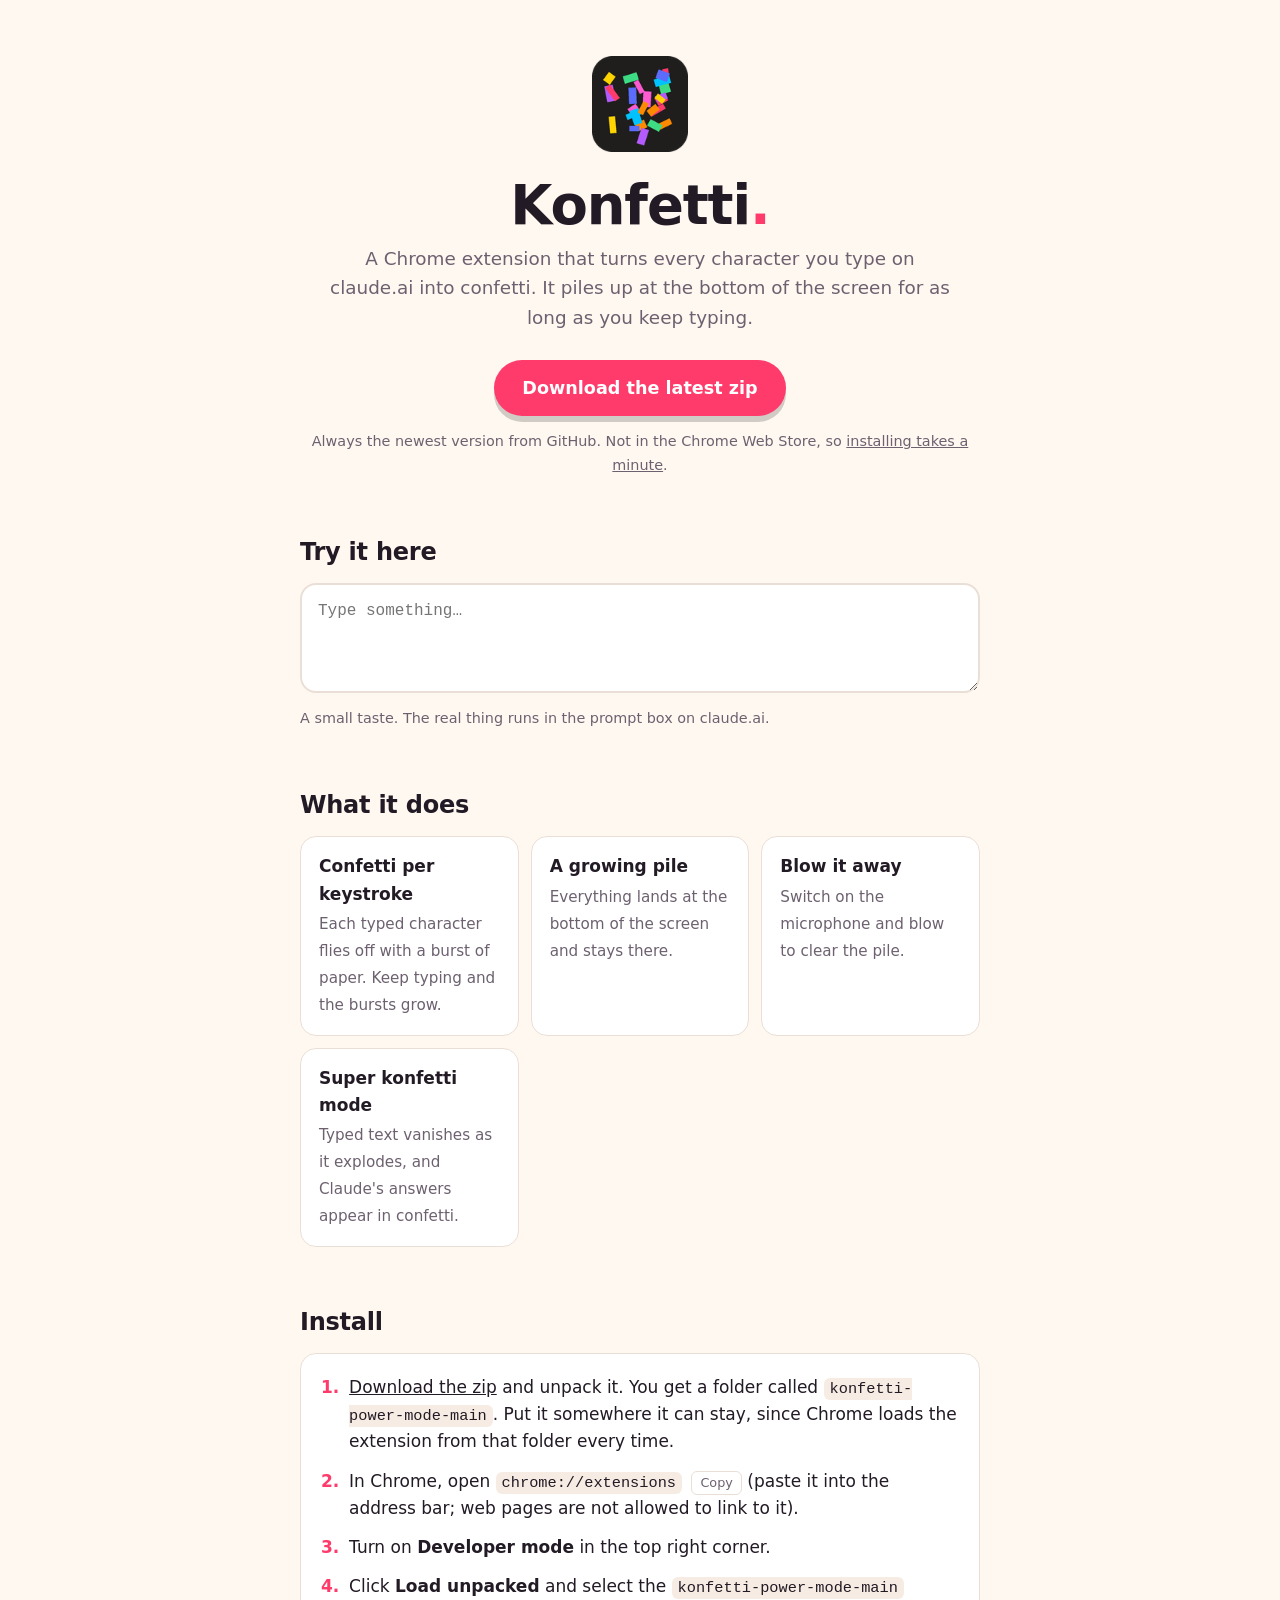
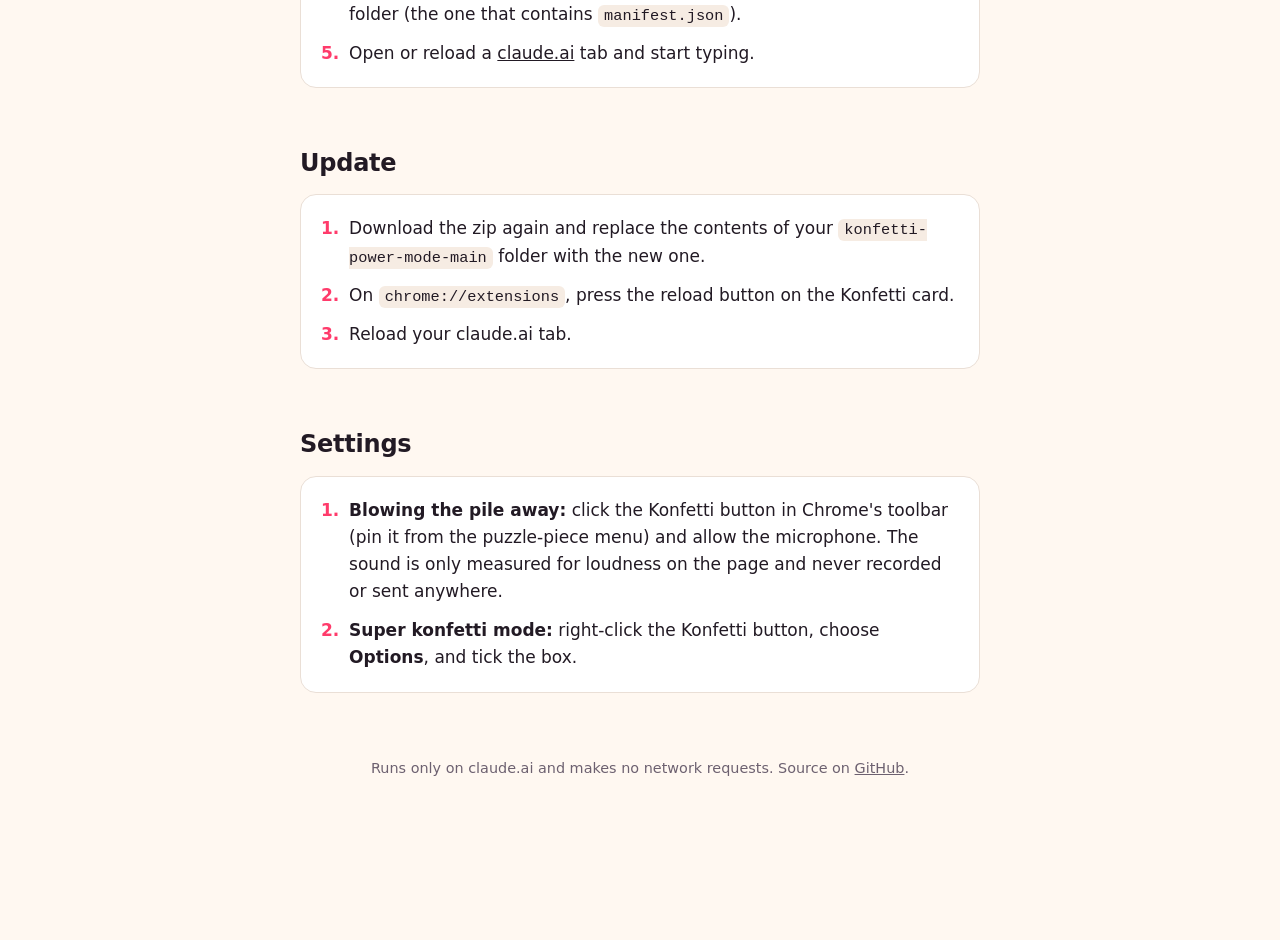
<file: site/index.html>
<!doctype html>
<html lang="en">
<head>
  <meta charset="utf-8">
  <meta name="viewport" content="width=device-width, initial-scale=1">
  <title>Konfetti – Power Mode for Claude</title>
  <meta name="description" content="A Chrome extension that turns every character you type on claude.ai into confetti.">
  <link rel="icon" href="favicon.png">
  <style>
    :root {
      --bg: #fff8f1;
      --card: #ffffff;
      --ink: #221a24;
      --muted: #6d6170;
      --line: #eadfd6;
      --accent: #ff3b6b;
      --accent-ink: #ffffff;
      --code: #f6ece3;
    }
    @media (prefers-color-scheme: dark) {
      :root {
        --bg: #17131a;
        --card: #221c26;
        --ink: #f6eef2;
        --muted: #a99dac;
        --line: #352c3a;
        --accent: #ff4f7b;
        --accent-ink: #1a0b10;
        --code: #2c2431;
      }
    }
    * { box-sizing: border-box; }
    html { scroll-behavior: smooth; }
    body {
      margin: 0;
      background: var(--bg);
      color: var(--ink);
      font: 17px/1.6 system-ui, -apple-system, "Segoe UI", Roboto, sans-serif;
    }
    main { max-width: 720px; margin: 0 auto; padding: 56px 20px 160px; }
    header { text-align: center; }
    header img { width: 96px; height: 96px; }
    h1 { font-size: clamp(2.2rem, 7vw, 3.4rem); line-height: 1.1; margin: 16px 0 8px; letter-spacing: -0.02em; }
    h1 span { color: var(--accent); }
    .lead { font-size: 1.15rem; color: var(--muted); max-width: 34em; margin: 0 auto 28px; }
    .button {
      display: inline-block;
      background: var(--accent);
      color: var(--accent-ink);
      font-weight: 700;
      font-size: 1.1rem;
      text-decoration: none;
      padding: 14px 28px;
      border-radius: 999px;
      box-shadow: 0 6px 0 rgba(0, 0, 0, 0.18);
      transition: transform 0.08s, box-shadow 0.08s;
    }
    .button:hover { transform: translateY(-1px); box-shadow: 0 7px 0 rgba(0, 0, 0, 0.18); }
    .button:active { transform: translateY(4px); box-shadow: 0 2px 0 rgba(0, 0, 0, 0.18); }
    .button:focus-visible, textarea:focus-visible, a:focus-visible { outline: 3px solid #3bc9ff; outline-offset: 3px; }
    .small { font-size: 0.9rem; color: var(--muted); margin-top: 14px; }
    a { color: inherit; }
    section { margin-top: 56px; }
    h2 { font-size: 1.5rem; margin: 0 0 12px; letter-spacing: -0.01em; }
    .card { background: var(--card); border: 1px solid var(--line); border-radius: 16px; padding: 20px 22px; }
    textarea {
      display: block;
      width: 100%;
      min-height: 110px;
      resize: vertical;
      font: 16px/1.5 ui-monospace, "SF Mono", Menlo, Consolas, monospace;
      color: var(--ink);
      background: var(--card);
      border: 2px solid var(--line);
      border-radius: 16px;
      padding: 14px 16px;
    }
    ol { margin: 0; padding-left: 1.3em; }
    ol li { margin: 0 0 12px; padding-left: 4px; }
    ol li:last-child { margin-bottom: 0; }
    ol li::marker { color: var(--accent); font-weight: 700; }
    code {
      font: 0.9em ui-monospace, "SF Mono", Menlo, Consolas, monospace;
      background: var(--code);
      padding: 2px 6px;
      border-radius: 6px;
      overflow-wrap: anywhere;
    }
    .copy {
      font: inherit;
      font-size: 0.8rem;
      color: var(--muted);
      background: none;
      border: 1px solid var(--line);
      border-radius: 6px;
      padding: 1px 8px;
      margin-left: 4px;
      cursor: pointer;
    }
    ul.features { list-style: none; margin: 0; padding: 0; display: grid; gap: 12px; grid-template-columns: repeat(auto-fit, minmax(210px, 1fr)); }
    ul.features li { background: var(--card); border: 1px solid var(--line); border-radius: 16px; padding: 16px 18px; }
    ul.features strong { display: block; margin-bottom: 2px; }
    ul.features span { color: var(--muted); font-size: 0.95rem; }
    footer { margin-top: 64px; text-align: center; color: var(--muted); font-size: 0.9rem; }
    canvas { position: fixed; inset: 0; width: 100%; height: 100%; pointer-events: none; z-index: 10; }
  </style>
</head>
<body>
  <canvas id="confetti" aria-hidden="true"></canvas>
  <main>
    <header>
      <img src="icon128.png" alt="">
      <h1>Konfetti<span>.</span></h1>
      <p class="lead">
        A Chrome extension that turns every character you type on claude.ai into
        confetti. It piles up at the bottom of the screen for as long as you keep typing.
      </p>
      <a class="button" id="download" href="https://github.com/Aventyret-Hackaton/konfetti-power-mode/archive/refs/heads/main.zip">
        Download the latest zip
      </a>
      <p class="small">
        Always the newest version from GitHub. Not in the Chrome Web Store, so
        <a href="#install">installing takes a minute</a>.
      </p>
    </header>

    <section aria-labelledby="try">
      <h2 id="try">Try it here</h2>
      <textarea id="demo" placeholder="Type something…" aria-label="Type here to try the confetti" spellcheck="false"></textarea>
      <p class="small">A small taste. The real thing runs in the prompt box on claude.ai.</p>
    </section>

    <section aria-labelledby="what">
      <h2 id="what">What it does</h2>
      <ul class="features">
        <li><strong>Confetti per keystroke</strong><span>Each typed character flies off with a burst of paper. Keep typing and the bursts grow.</span></li>
        <li><strong>A growing pile</strong><span>Everything lands at the bottom of the screen and stays there.</span></li>
        <li><strong>Blow it away</strong><span>Switch on the microphone and blow to clear the pile.</span></li>
        <li><strong>Super konfetti mode</strong><span>Typed text vanishes as it explodes, and Claude's answers appear in confetti.</span></li>
      </ul>
    </section>

    <section aria-labelledby="install">
      <h2 id="install">Install</h2>
      <div class="card">
        <ol>
          <li><a href="https://github.com/Aventyret-Hackaton/konfetti-power-mode/archive/refs/heads/main.zip">Download the zip</a> and unpack it. You get a folder called <code>konfetti-power-mode-main</code>. Put it somewhere it can stay, since Chrome loads the extension from that folder every time.</li>
          <li>In Chrome, open <code>chrome://extensions</code> <button class="copy" type="button" data-copy="chrome://extensions">Copy</button> (paste it into the address bar; web pages are not allowed to link to it).</li>
          <li>Turn on <strong>Developer mode</strong> in the top right corner.</li>
          <li>Click <strong>Load unpacked</strong> and select the <code>konfetti-power-mode-main</code> folder (the one that contains <code>manifest.json</code>).</li>
          <li>Open or reload a <a href="https://claude.ai">claude.ai</a> tab and start typing.</li>
        </ol>
      </div>
    </section>

    <section aria-labelledby="update">
      <h2 id="update">Update</h2>
      <div class="card">
        <ol>
          <li>Download the zip again and replace the contents of your <code>konfetti-power-mode-main</code> folder with the new one.</li>
          <li>On <code>chrome://extensions</code>, press the reload button on the Konfetti card.</li>
          <li>Reload your claude.ai tab.</li>
        </ol>
      </div>
    </section>

    <section aria-labelledby="settings">
      <h2 id="settings">Settings</h2>
      <div class="card">
        <ol>
          <li><strong>Blowing the pile away:</strong> click the Konfetti button in Chrome's toolbar (pin it from the puzzle-piece menu) and allow the microphone. The sound is only measured for loudness on the page and never recorded or sent anywhere.</li>
          <li><strong>Super konfetti mode:</strong> right-click the Konfetti button, choose <strong>Options</strong>, and tick the box.</li>
        </ol>
      </div>
    </section>

    <footer>
      Runs only on claude.ai and makes no network requests.
      Source on <a href="https://github.com/Aventyret-Hackaton/konfetti-power-mode">GitHub</a>.
    </footer>
  </main>

  <script>
    // Copy buttons.
    for (const button of document.querySelectorAll('[data-copy]')) {
      button.addEventListener('click', async () => {
        try {
          await navigator.clipboard.writeText(button.dataset.copy);
          button.textContent = 'Copied';
          setTimeout(() => { button.textContent = 'Copy'; }, 1500);
        } catch (_) { /* clipboard blocked: the text is right there to select */ }
      });
    }

    // A small confetti demo (not the extension's own code).
    (() => {
      if (matchMedia('(prefers-reduced-motion: reduce)').matches) return;
      const COLORS = ['#ff3b6b', '#ffb400', '#3bc9ff', '#7c5cff', '#2ed573', '#ff7a1a'];
      const MAX = 900;
      const canvas = document.getElementById('confetti');
      const ctx = canvas.getContext('2d');
      const demo = document.getElementById('demo');
      const pieces = [];
      let W = 0, H = 0, running = false, last = 0;

      function resize() {
        const dpr = Math.min(2, devicePixelRatio || 1);
        W = innerWidth; H = innerHeight;
        canvas.width = W * dpr; canvas.height = H * dpr;
        ctx.setTransform(dpr, 0, 0, dpr, 0, 0);
        draw();
      }
      const rand = (a, b) => a + Math.random() * (b - a);

      function burst(x, y, n, glyph) {
        for (let i = 0; i < n; i++) {
          const angle = rand(-Math.PI * 0.9, -Math.PI * 0.1);
          const speed = rand(200, 620);
          pieces.push({
            x, y, vx: Math.cos(angle) * speed, vy: Math.sin(angle) * speed,
            w: rand(5, 10), h: rand(3, 6), rot: rand(0, 6.3), vr: rand(-10, 10),
            color: COLORS[(Math.random() * COLORS.length) | 0],
            floor: rand(2, 26), glyph: i === 0 ? glyph : null, resting: false,
          });
        }
        if (pieces.length > MAX) pieces.splice(0, pieces.length - MAX);
        if (!running) { running = true; last = performance.now(); requestAnimationFrame(frame); }
      }

      function frame(now) {
        const dt = Math.min(0.033, (now - last) / 1000);
        last = now;
        let moving = false;
        for (const p of pieces) {
          if (p.resting) continue;
          moving = true;
          p.vy += 1200 * dt;
          p.vx *= 1 - 0.8 * dt;
          p.x += p.vx * dt; p.y += p.vy * dt; p.rot += p.vr * dt;
          if (p.x < 4 || p.x > W - 4) { p.vx = -p.vx * 0.5; p.x = Math.max(4, Math.min(W - 4, p.x)); }
          if (p.y >= H - p.floor) { p.y = H - p.floor; p.resting = true; }
        }
        draw();
        if (moving) requestAnimationFrame(frame); else running = false;
      }

      function draw() {
        ctx.clearRect(0, 0, W, H);
        for (const p of pieces) {
          ctx.save();
          ctx.translate(p.x, p.resting ? H - p.floor : p.y);
          ctx.rotate(p.rot);
          ctx.fillStyle = p.color;
          if (p.glyph) {
            ctx.font = '700 18px ui-monospace, Menlo, Consolas, monospace';
            ctx.textAlign = 'center'; ctx.textBaseline = 'middle';
            ctx.fillText(p.glyph, 0, 0);
          } else {
            ctx.fillRect(-p.w / 2, -p.h / 2, p.w, p.h);
          }
          ctx.restore();
        }
      }

      // Roughly where the caret is: the box uses a monospace font.
      function caretPoint() {
        const r = demo.getBoundingClientRect();
        const cs = getComputedStyle(demo);
        ctx.save(); ctx.font = cs.font; const cw = ctx.measureText('M').width || 9.6; ctx.restore();
        const pad = parseFloat(cs.paddingLeft) + parseFloat(cs.borderLeftWidth);
        const lineH = parseFloat(cs.lineHeight) || 24;
        const cols = Math.max(1, Math.floor((demo.clientWidth - 2 * parseFloat(cs.paddingLeft)) / cw));
        const before = demo.value.slice(0, demo.selectionStart).split('\n');
        let row = 0;
        for (let i = 0; i < before.length - 1; i++) row += Math.max(1, Math.ceil(before[i].length / cols));
        const tail = before[before.length - 1].length;
        row += Math.floor(Math.max(0, tail - 1) / cols);
        const col = tail ? ((tail - 1) % cols) + 0.5 : 0;
        return {
          x: r.left + pad + col * cw,
          y: Math.min(r.bottom - 8, r.top + pad + (row + 0.5) * lineH - demo.scrollTop),
        };
      }

      let streak = 0, streakAt = 0;
      demo.addEventListener('input', (e) => {
        if (!e.data || !/^insert/.test(e.inputType || '')) return;
        const now = performance.now();
        if (now - streakAt > 10000) streak = 0;
        streakAt = now;
        streak = Math.min(50, streak + 1);
        const { x, y } = caretPoint();
        const ch = [...e.data].pop();
        burst(x, y, 9 + streak, ch.trim() ? ch : null);
      });

      // A little celebration on the download button.
      document.getElementById('download').addEventListener('click', (e) => {
        const r = e.currentTarget.getBoundingClientRect();
        burst(r.left + r.width / 2, r.top, 70, null);
      });

      addEventListener('resize', resize);
      resize();
    })();
  </script>
</body>
</html>
</file>
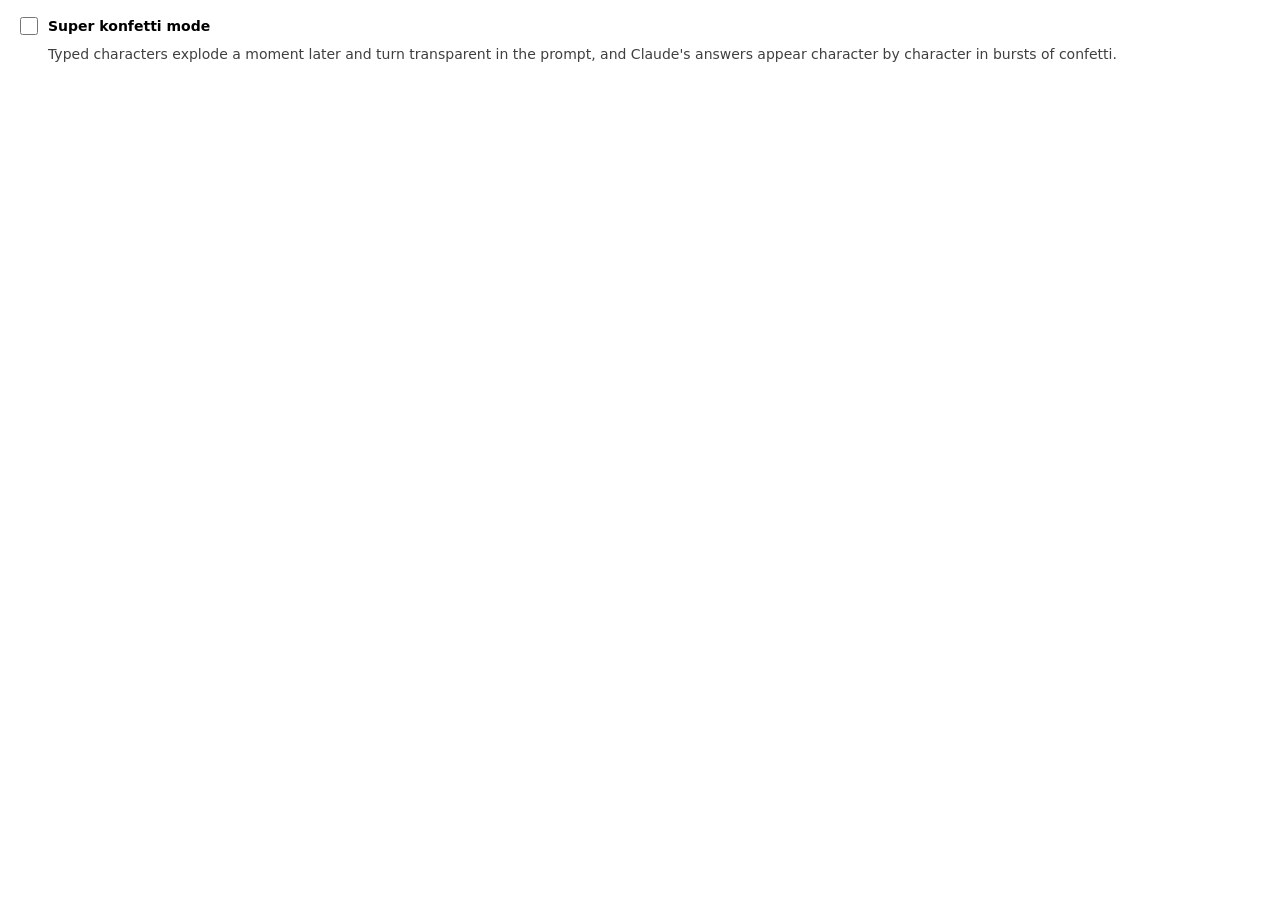
<file: options.html>
<!doctype html>
<html lang="en">
<head>
  <meta charset="utf-8">
  <title>Konfetti settings</title>
  <style>
    body {
      font: 14px/1.45 system-ui, sans-serif;
      margin: 0;
      padding: 16px 20px 20px;
      min-width: 340px;
      color-scheme: light dark;
    }
    label {
      display: flex;
      align-items: center;
      gap: 10px;
      font-weight: 600;
      cursor: pointer;
    }
    input { width: 18px; height: 18px; margin: 0; accent-color: #ff3b6b; }
    p { margin: 8px 0 0 28px; opacity: 0.75; }
  </style>
</head>
<body>
  <label>
    <input type="checkbox" id="super">
    Super konfetti mode
  </label>
  <p>
    Typed characters explode a moment later and turn transparent in the prompt,
    and Claude's answers appear character by character in bursts of confetti.
  </p>
  <script src="options.js"></script>
</body>
</html>
</file>
